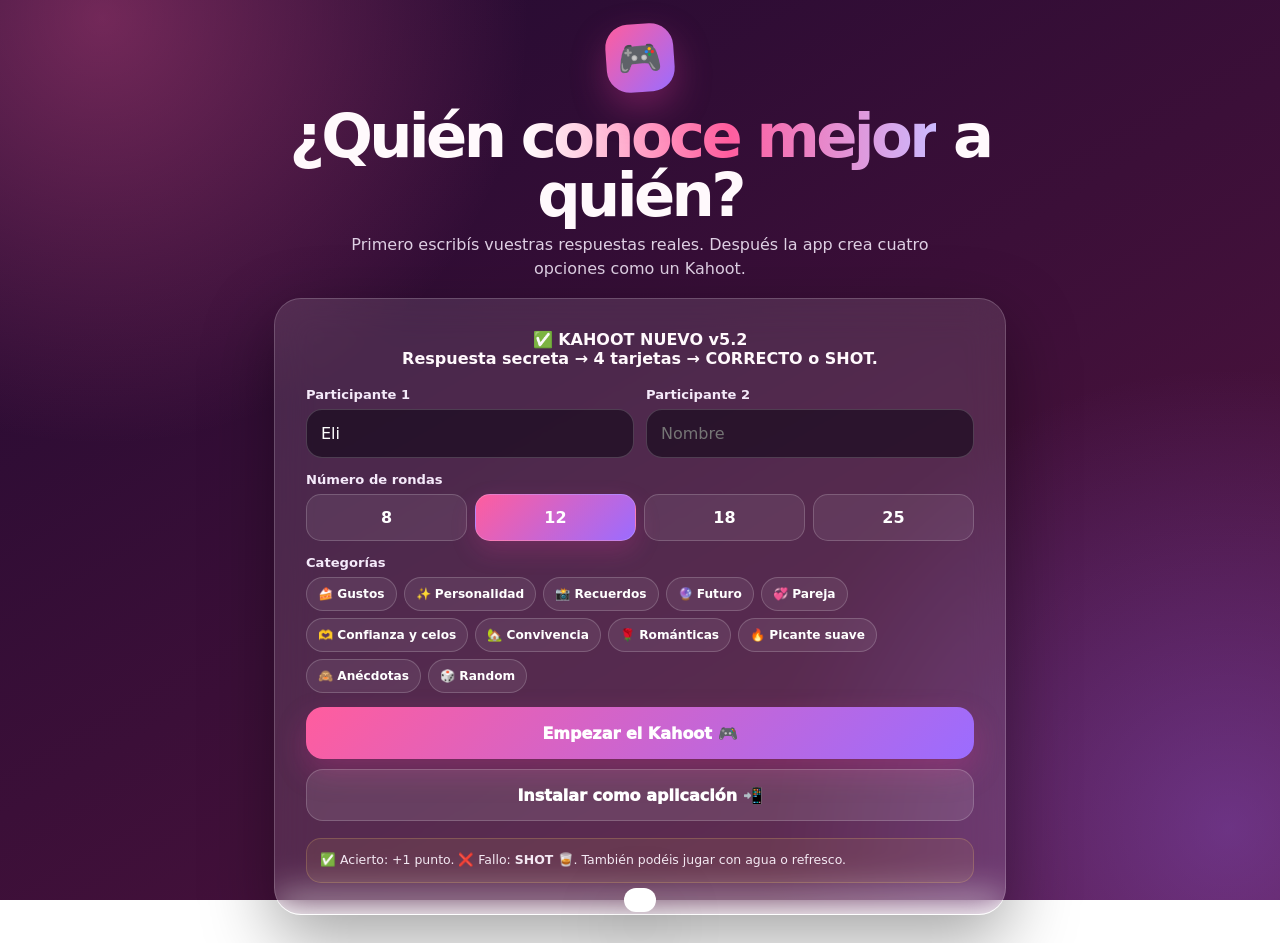
<file: index.html>
<!DOCTYPE html>
<html lang="es">
<head>
<meta charset="utf-8"/>
<meta content="width=device-width, initial-scale=1, viewport-fit=cover, user-scalable=no" name="viewport"/>
<meta content="#46154f" name="theme-color"/>
<meta content="yes" name="apple-mobile-web-app-capable"/>
<meta content="black-translucent" name="apple-mobile-web-app-status-bar-style"/>
<meta content="Kahoot Pareja" name="apple-mobile-web-app-title"/>
<meta content="no-cache, no-store, must-revalidate" http-equiv="Cache-Control"/>
<meta content="no-cache" http-equiv="Pragma"/>
<meta content="0" http-equiv="Expires"/>
<meta content="Juego tipo Kahoot para dos personas: primero escribís vuestras respuestas y después elegís entre cuatro opciones." name="description"/>
<link href="./manifest.webmanifest?v=5.2.0" rel="manifest"/>
<link href="./icon.svg?v=5.2.0" rel="icon" type="image/svg+xml"/>
<link href="./icon.svg?v=5.2.0" rel="apple-touch-icon"/>
<title>Kahoot Pareja · v5.2</title>
<link href="./styles.css?v=5.2.0" rel="stylesheet"/>
<script>
(async()=>{
  try{
    if('serviceWorker' in navigator){
      const registrations=await navigator.serviceWorker.getRegistrations();
      await Promise.all(registrations.map(r=>r.unregister()));
    }
    if('caches' in window){
      const keys=await caches.keys();
      await Promise.all(keys.map(k=>caches.delete(k)));
    }
  }catch(e){console.warn('No se pudo limpiar la versión anterior',e)}
})();
</script>
</head>
<body>
<div class="app">
<section id="setupScreen">
<header class="brand">
<div class="brand-icon">🎮</div>
<h1>¿Quién <span class="grad">conoce mejor</span> a quién?</h1>
<p class="subtitle">Primero escribís vuestras respuestas reales. Después la app crea cuatro opciones como un Kahoot.</p>
</header>
<div class="glass panel">
<p class="intro-copy">✅ <b>KAHOOT NUEVO v5.2</b><br/>Respuesta secreta → 4 tarjetas → CORRECTO o SHOT.</p>
<div class="grid2">
<div class="field"><label for="name1">Participante 1</label><input autocomplete="off" class="input" id="name1" maxlength="25" placeholder="Nombre" value="Eli"/></div>
<div class="field"><label for="name2">Participante 2</label><input autocomplete="off" class="input" id="name2" maxlength="25" placeholder="Nombre"/></div>
</div>
<div class="field"><label>Número de rondas</label><div class="rounds"><button class="chip-btn" data-rounds="8">8</button><button class="chip-btn active" data-rounds="12">12</button><button class="chip-btn" data-rounds="18">18</button><button class="chip-btn" data-rounds="25">25</button></div></div>
<div class="field"><label>Categorías</label><div class="cats" id="categories"></div></div>
<button class="primary full" id="startBtn">Empezar el Kahoot 🎮</button>
<button class="secondary full install" id="installBtn">Instalar como aplicación 📲</button>
<div class="notice">✅ Acierto: +1 punto. ❌ Fallo: <b>SHOT 🥃</b>. También podéis jugar con agua o refresco.</div>
</div>
</section>
<section class="hidden" id="gameScreen">
<div class="topbar"><div class="mini-brand">🎮 Kahoot Pareja · v5.2</div><div class="top-actions"><button aria-label="Sonido" class="icon-btn" id="soundBtn">🔊</button><button aria-label="Salir" class="icon-btn" id="quitBtn">✕</button></div></div>
<div class="scoreboard"><div class="score"><div class="score-name" id="scoreName1"></div><div class="score-stats"><span>⭐ <b id="score1">0</b></span><span>🥃 <b id="sips1">0</b></span></div></div><div class="score"><div class="score-name" id="scoreName2"></div><div class="score-stats"><span>⭐ <b id="score2">0</b></span><span>🥃 <b id="sips2">0</b></span></div></div></div>
<div class="progress-meta"><span id="roundText"></span><span id="progressText"></span></div><div class="progress"><div id="progressBar"></div></div>
<div class="glass question-card" id="questionCard"><span class="category" id="categoryLabel"></span><h2 class="question" id="questionText"></h2></div>
<div id="phaseContainer"></div>
</section>
<section class="glass final hidden" id="finalScreen"><div class="trophy">🏆</div><h2>¡Partida terminada!</h2><p id="winnerText"></p><div class="final-grid"><div class="final-card" id="finalCard1"><strong id="finalName1"></strong><div class="big"><span id="finalScore1"></span> pts</div><span>🥃 <span id="finalSips1"></span> shots</span></div><div class="final-card" id="finalCard2"><strong id="finalName2"></strong><div class="big"><span id="finalScore2"></span> pts</div><span>🥃 <span id="finalSips2"></span> shots</span></div></div><button class="primary full" id="againBtn">Jugar otra vez 🔁</button></section>
</div>
<div class="modal hidden" id="installModal"><div class="modal-card"><h2>Instalar en el iPhone 📲</h2><p>En Safari, pulsa <b>Compartir</b> ⬆️ y elige <b>“Añadir a pantalla de inicio”</b>.</p><button class="primary full" id="closeInstall">Entendido</button></div></div>
<div class="toast" id="toast" role="status"></div>
<script defer src="./questions.js?v=5.2.0"></script>
<script defer src="./app.js?v=5.2.0"></script>
</body>
</html>
</file>
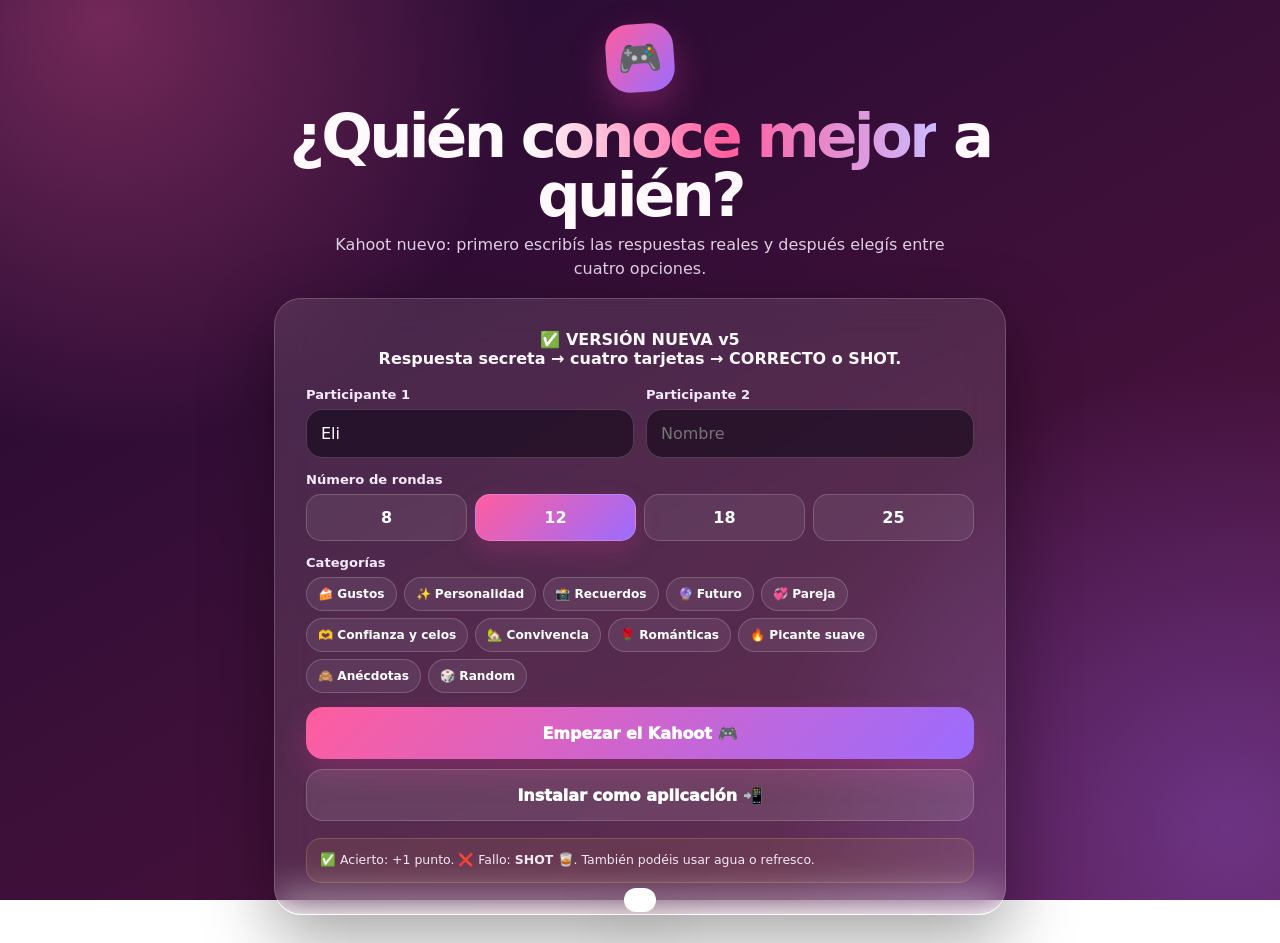
<file: kahoot-v5/index.html>
<!DOCTYPE html>
<html lang="es">
<head>
<meta charset="utf-8"/>
<meta name="viewport" content="width=device-width,initial-scale=1,viewport-fit=cover,user-scalable=no"/>
<meta name="theme-color" content="#46154f"/>
<meta name="apple-mobile-web-app-capable" content="yes"/>
<meta name="apple-mobile-web-app-status-bar-style" content="black-translucent"/>
<meta name="apple-mobile-web-app-title" content="Kahoot Pareja"/>
<meta http-equiv="Cache-Control" content="no-cache,no-store,must-revalidate"/>
<meta http-equiv="Pragma" content="no-cache"/>
<meta http-equiv="Expires" content="0"/>
<title>Kahoot para dos · v5</title>
<link rel="icon" type="image/svg+xml" href="../icon.svg?v=5.0.0"/>
<link rel="apple-touch-icon" href="../icon.svg?v=5.0.0"/>
<link rel="stylesheet" href="../styles.css?v=5.0.0-20260714"/>
<script>
(async()=>{
  try{
    if('serviceWorker' in navigator){
      const regs=await navigator.serviceWorker.getRegistrations();
      await Promise.all(regs.map(r=>r.unregister()));
    }
    if('caches' in window){
      const keys=await caches.keys();
      await Promise.all(keys.map(k=>caches.delete(k)));
    }
  }catch(e){console.warn('Limpieza de caché',e)}
})();
</script>
</head>
<body>
<div class="app">
<section id="setupScreen">
<header class="brand">
<div class="brand-icon">🎮</div>
<h1>¿Quién <span class="grad">conoce mejor</span> a quién?</h1>
<p class="subtitle">Kahoot nuevo: primero escribís las respuestas reales y después elegís entre cuatro opciones.</p>
</header>
<div class="glass panel">
<p class="intro-copy">✅ <b>VERSIÓN NUEVA v5</b><br/>Respuesta secreta → cuatro tarjetas → CORRECTO o SHOT.</p>
<div class="grid2">
<div class="field"><label for="name1">Participante 1</label><input autocomplete="off" class="input" id="name1" maxlength="25" placeholder="Nombre" value="Eli"/></div>
<div class="field"><label for="name2">Participante 2</label><input autocomplete="off" class="input" id="name2" maxlength="25" placeholder="Nombre"/></div>
</div>
<div class="field"><label>Número de rondas</label><div class="rounds"><button class="chip-btn" data-rounds="8">8</button><button class="chip-btn active" data-rounds="12">12</button><button class="chip-btn" data-rounds="18">18</button><button class="chip-btn" data-rounds="25">25</button></div></div>
<div class="field"><label>Categorías</label><div class="cats" id="categories"></div></div>
<button class="primary full" id="startBtn">Empezar el Kahoot 🎮</button>
<button class="secondary full install" id="installBtn">Instalar como aplicación 📲</button>
<div class="notice">✅ Acierto: +1 punto. ❌ Fallo: <b>SHOT 🥃</b>. También podéis usar agua o refresco.</div>
</div>
</section>
<section class="hidden" id="gameScreen">
<div class="topbar"><div class="mini-brand">🎮 Kahoot Pareja · v5</div><div class="top-actions"><button aria-label="Sonido" class="icon-btn" id="soundBtn">🔊</button><button aria-label="Salir" class="icon-btn" id="quitBtn">✕</button></div></div>
<div class="scoreboard"><div class="score"><div class="score-name" id="scoreName1"></div><div class="score-stats"><span>⭐ <b id="score1">0</b></span><span>🥃 <b id="sips1">0</b></span></div></div><div class="score"><div class="score-name" id="scoreName2"></div><div class="score-stats"><span>⭐ <b id="score2">0</b></span><span>🥃 <b id="sips2">0</b></span></div></div></div>
<div class="progress-meta"><span id="roundText"></span><span id="progressText"></span></div><div class="progress"><div id="progressBar"></div></div>
<div class="glass question-card" id="questionCard"><span class="category" id="categoryLabel"></span><h2 class="question" id="questionText"></h2></div>
<div id="phaseContainer"></div>
</section>
<section class="glass final hidden" id="finalScreen"><div class="trophy">🏆</div><h2>¡Partida terminada!</h2><p id="winnerText"></p><div class="final-grid"><div class="final-card" id="finalCard1"><strong id="finalName1"></strong><div class="big"><span id="finalScore1"></span> pts</div><span>🥃 <span id="finalSips1"></span> shots</span></div><div class="final-card" id="finalCard2"><strong id="finalName2"></strong><div class="big"><span id="finalScore2"></span> pts</div><span>🥃 <span id="finalSips2"></span> shots</span></div></div><button class="primary full" id="againBtn">Jugar otra vez 🔁</button></section>
</div>
<div class="modal hidden" id="installModal"><div class="modal-card"><h2>Instalar en el iPhone 📲</h2><p>En Safari, pulsa <b>Compartir</b> ⬆️ y después <b>Añadir a pantalla de inicio</b>.</p><button class="primary full" id="closeInstall">Entendido</button></div></div>
<div class="toast" id="toast" role="status"></div>
<script defer src="../questions.js?v=5.0.0-20260714"></script>
<script defer src="../app.js?v=5.0.0-20260714"></script>
</body>
</html>
</file>
<file: styles.css>
:root{--bg:#210a31;--bg2:#55143f;--card:rgba(255,255,255,.11);--line:rgba(255,255,255,.18);--text:#fff9fc;--muted:#dfd0e4;--pink:#ff5d9e;--purple:#9b6cff;--green:#36c979;--red:#e94b55;--blue:#1676d2;--yellow:#d89e00;--shadow:0 24px 70px rgba(0,0,0,.36);--safe-top:env(safe-area-inset-top);--safe-bottom:env(safe-area-inset-bottom)}
*{box-sizing:border-box;-webkit-tap-highlight-color:transparent}html,body{margin:0;min-height:100%;overscroll-behavior:none}body{color:var(--text);font-family:Inter,ui-rounded,system-ui,-apple-system,BlinkMacSystemFont,"Segoe UI",sans-serif;background:radial-gradient(circle at 8% 2%,rgba(255,93,158,.36),transparent 29%),radial-gradient(circle at 96% 92%,rgba(155,108,255,.36),transparent 31%),linear-gradient(150deg,var(--bg),var(--bg2));background-attachment:fixed}button,input{font:inherit}.hidden{display:none!important}.app{width:min(760px,100%);min-height:100dvh;margin:auto;padding:calc(16px + var(--safe-top)) 14px calc(28px + var(--safe-bottom));display:flex;flex-direction:column}.glass{background:var(--card);border:1px solid var(--line);backdrop-filter:blur(19px);-webkit-backdrop-filter:blur(19px);box-shadow:var(--shadow);border-radius:27px}.brand{text-align:center;padding:8px 6px 18px}.brand-icon{width:68px;height:68px;margin:auto;display:grid;place-items:center;border-radius:23px;background:linear-gradient(135deg,var(--pink),var(--purple));font-size:36px;box-shadow:0 15px 35px rgba(224,59,151,.34);transform:rotate(-4deg)}h1{font-size:clamp(2rem,9vw,3.8rem);line-height:.97;letter-spacing:-.06em;margin:15px 0 8px}.grad{background:linear-gradient(90deg,#fff,var(--pink),#ccbaff);background-clip:text;-webkit-background-clip:text;color:transparent}.subtitle{color:var(--muted);line-height:1.48;margin:0 auto;max-width:620px}.panel{padding:clamp(18px,5vw,31px)}.intro-copy{text-align:center;font-weight:850;margin:0 0 19px}.grid2{display:grid;grid-template-columns:1fr 1fr;gap:12px}.field{margin-bottom:14px}.field label{display:block;font-size:.82rem;font-weight:900;margin:0 0 7px;color:#f5eafa}.input{width:100%;color:white;background:rgba(11,4,19,.55);border:1px solid var(--line);border-radius:16px;padding:14px;outline:0}.input:focus{border-color:#ff9dc3;box-shadow:0 0 0 4px rgba(255,93,158,.13)}.rounds{display:grid;grid-template-columns:repeat(4,1fr);gap:8px}.chip-btn,.cat{border:1px solid var(--line);color:white;background:rgba(255,255,255,.075);font-weight:900;cursor:pointer}.chip-btn{padding:13px 5px;border-radius:15px}.chip-btn.active{background:linear-gradient(135deg,var(--pink),var(--purple));box-shadow:0 10px 25px rgba(224,59,151,.22)}.cats{display:flex;gap:7px;flex-wrap:wrap}.cat{padding:9px 11px;border-radius:999px;font-size:.76rem}.cat.off{opacity:.4;text-decoration:line-through}.primary,.secondary{border:0;border-radius:17px;padding:15px 18px;font-weight:950;color:white;cursor:pointer;min-height:52px}.primary{background:linear-gradient(135deg,var(--pink),var(--purple));box-shadow:0 13px 30px rgba(224,59,151,.28)}.secondary{background:rgba(255,255,255,.1);border:1px solid var(--line)}button:disabled{opacity:.42;cursor:not-allowed}.full{width:100%}.actions{display:grid;grid-template-columns:1fr 1fr;gap:10px;margin-top:15px}.notice{font-size:.78rem;color:#f4e9f3;line-height:1.48;padding:12px 13px;border-radius:15px;background:rgba(255,211,105,.08);border:1px solid rgba(255,211,105,.2);margin-top:17px}.install{margin-top:10px}.topbar{display:flex;align-items:center;justify-content:space-between;gap:10px;margin-bottom:12px}.mini-brand{font-size:.88rem;font-weight:950}.top-actions{display:flex;gap:7px}.icon-btn{width:42px;height:42px;border-radius:14px;border:1px solid var(--line);background:rgba(255,255,255,.09);color:white;font-size:18px;cursor:pointer}.scoreboard{display:grid;grid-template-columns:1fr 1fr;gap:10px;margin-bottom:10px}.score{padding:11px 12px;border-radius:18px;background:var(--card);border:1px solid var(--line);backdrop-filter:blur(13px)}.score-name{font-weight:950;overflow:hidden;text-overflow:ellipsis;white-space:nowrap}.score-stats{display:flex;justify-content:space-between;color:var(--muted);font-size:.8rem;margin-top:5px}.progress-meta{display:flex;justify-content:space-between;color:var(--muted);font-size:.76rem;font-weight:850;margin:8px 2px 5px}.progress{height:8px;border-radius:99px;background:rgba(255,255,255,.1);overflow:hidden;margin-bottom:12px}.progress>div{height:100%;background:linear-gradient(90deg,var(--pink),var(--purple));transition:width .35s}.question-card{text-align:center;padding:22px 18px;margin-bottom:13px}.category{display:inline-flex;padding:6px 10px;border-radius:999px;background:rgba(255,255,255,.1);font-size:.72rem;font-weight:950}.question{font-size:clamp(1.65rem,7vw,2.7rem);line-height:1.12;letter-spacing:-.045em;margin:17px auto 7px;max-width:650px}.phase-card{padding:21px 18px}.phase-icon{font-size:42px;text-align:center}.phase-title{text-align:center;font-size:1.25rem;font-weight:950;margin:7px 0}.phase-help{text-align:center;color:var(--muted);line-height:1.45;font-size:.9rem;margin:0 0 15px}.privacy{display:flex;justify-content:center;align-items:center;gap:9px;padding:10px 12px;border-radius:14px;background:rgba(255,255,255,.065);color:var(--muted);font-size:.78rem;margin-bottom:13px}.handoff{text-align:center;padding:30px 21px}.handoff .phone{font-size:64px}.handoff h2{font-size:2rem;line-height:1.05;margin:10px 0}.handoff p{color:var(--muted);line-height:1.48}.kahoot-grid{display:grid;grid-template-columns:1fr 1fr;gap:11px}.kahoot-option{position:relative;display:flex;align-items:center;gap:12px;min-height:88px;padding:14px;border:0;border-radius:17px;color:white;text-align:left;font-weight:900;line-height:1.25;cursor:pointer;box-shadow:0 8px 0 rgba(0,0,0,.18),0 15px 25px rgba(0,0,0,.17);transition:transform .14s,filter .14s,outline .14s}.kahoot-option:active{transform:translateY(5px);box-shadow:0 3px 0 rgba(0,0,0,.18)}.kahoot-option.selected{outline:5px solid white;transform:scale(1.025);filter:brightness(1.12)}.kahoot-option.k0{background:#d92828}.kahoot-option.k1{background:#1368ce}.kahoot-option.k2{background:#c79600}.kahoot-option.k3{background:#26890c}.option-shape{font-size:28px;line-height:1;flex:0 0 auto}.choice-confirm{margin-top:16px}.reveal-grid{display:grid;grid-template-columns:1fr 1fr;gap:12px}.comparison{padding:14px;border-radius:21px;background:rgba(255,255,255,.07);border:1px solid var(--line)}.comparison h3{text-align:center;margin:13px 0 8px;font-size:1.02rem}.kahoot-result.is-correct{border-color:rgba(95,224,167,.65);box-shadow:0 0 0 2px rgba(95,224,167,.12)}.kahoot-result.is-wrong{border-color:rgba(255,117,133,.55)}.result-status{text-align:center;padding:13px;border-radius:16px;font-size:1.18rem;font-weight:1000;letter-spacing:.02em}.result-status small{display:block;margin-top:4px;font-size:.82rem;letter-spacing:.09em}.is-correct .result-status{background:linear-gradient(135deg,#1f9d55,#46d989)}.is-wrong .result-status{background:linear-gradient(135deg,#c93441,#ff6b78)}.result-copy{text-align:center;color:var(--muted);font-size:.82rem;line-height:1.42;margin:0 0 11px}.result-copy b{color:white}.result-options{display:grid;gap:7px}.result-option{display:grid;grid-template-columns:24px 1fr auto;align-items:center;gap:8px;padding:9px 10px;border-radius:12px;color:white;font-size:.76rem}.result-option.k0{background:#d92828}.result-option.k1{background:#1368ce}.result-option.k2{background:#c79600}.result-option.k3{background:#26890c}.result-option em{font-style:normal;font-size:.65rem;font-weight:950;text-transform:uppercase}.correct-option{outline:3px solid white;filter:brightness(1.12)}.wrong-option{outline:3px solid #ffabb2}.dim-option{opacity:.33}.final{text-align:center;padding:27px 20px}.trophy{font-size:68px}.final h2{font-size:2.25rem;margin:5px 0}.final p{color:var(--muted);line-height:1.45}.final-grid{display:grid;grid-template-columns:1fr 1fr;gap:10px;margin:18px 0}.final-card{padding:17px;border-radius:19px;background:rgba(255,255,255,.07);border:1px solid var(--line)}.final-card.winner{border-color:rgba(255,211,105,.55);background:linear-gradient(135deg,rgba(255,211,105,.24),rgba(255,93,158,.17))}.final-card .big{font-size:2rem;font-weight:950;margin:5px 0}.modal{position:fixed;inset:0;z-index:30;background:rgba(10,3,15,.78);display:grid;place-items:end center;padding:14px}.modal-card{width:min(560px,100%);padding:22px;border-radius:25px;background:#3b1247;border:1px solid var(--line);box-shadow:var(--shadow)}.modal-card h2{margin:0 0 8px}.modal-card p{color:var(--muted);line-height:1.5}.toast{position:fixed;left:50%;bottom:calc(24px + var(--safe-bottom));z-index:50;transform:translate(-50%,150%);padding:12px 16px;border-radius:14px;background:white;color:#28102c;font-weight:900;box-shadow:var(--shadow);transition:.28s;max-width:calc(100% - 30px);text-align:center}.toast.show{transform:translate(-50%,0)}.confetti{position:fixed;z-index:60;top:-20px;pointer-events:none;animation:fall 1.8s ease-in forwards}@keyframes fall{to{transform:translateY(110vh) rotate(720deg);opacity:.2}}@media(max-width:620px){.grid2,.reveal-grid,.actions{grid-template-columns:1fr}.rounds{grid-template-columns:repeat(2,1fr)}.kahoot-grid{grid-template-columns:1fr}.kahoot-option{min-height:72px}.brand{padding-top:3px}.question-card{padding:18px 14px}}@media(display-mode:standalone){.install{display:none!important}.brand{padding-top:0}}
</file>
